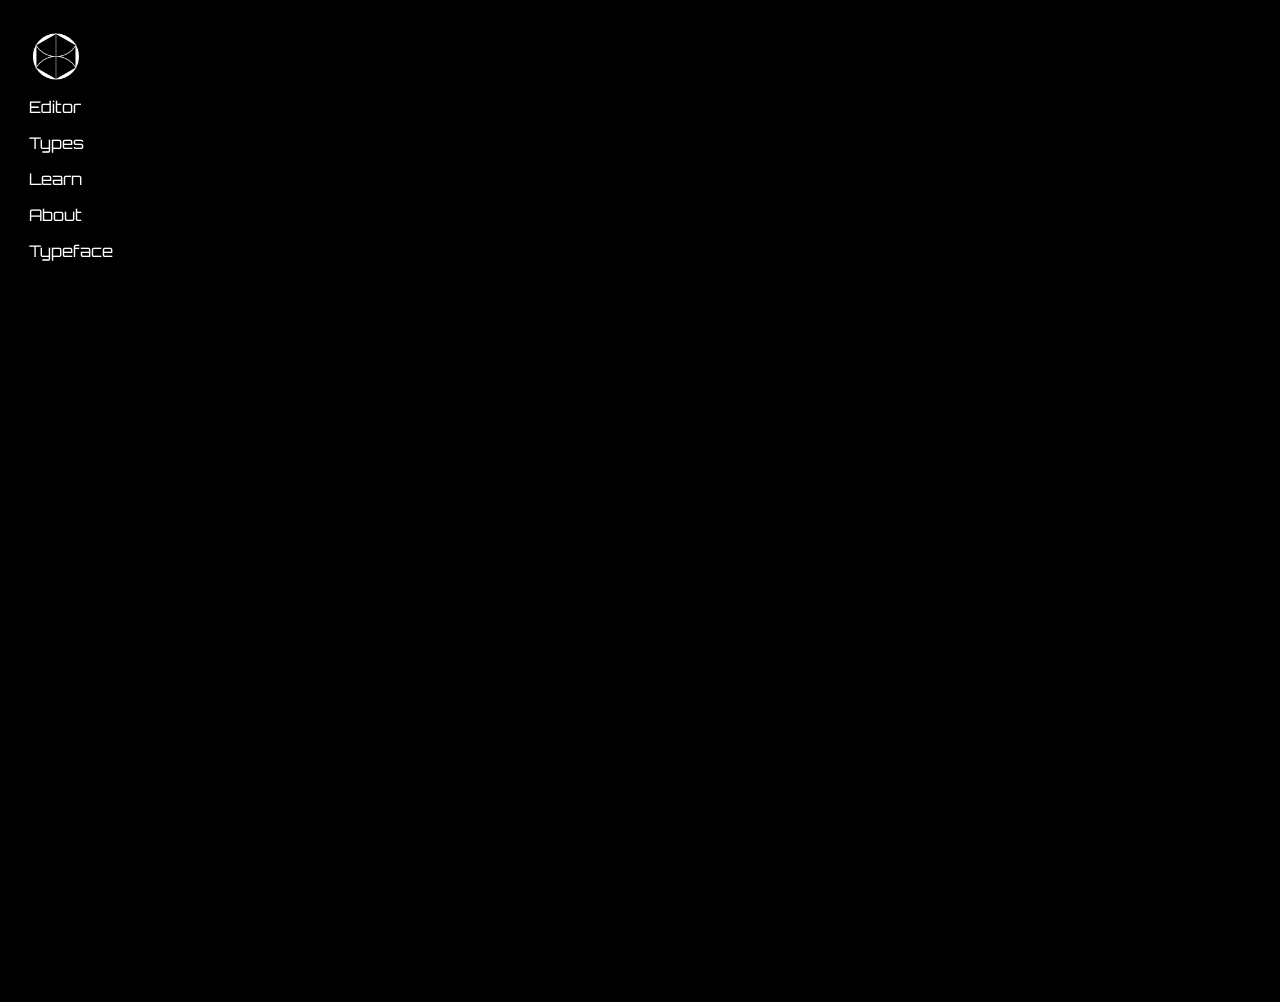
<file: PB-WEB-coding/editor.html>
<!DOCTYPE html>
<html>

<head>
    <title>MOTION FOR EMOTION</title>
    <link rel="stylesheet" href="style.css">
    <link rel="stylesheet" href="css/reset.css">
    <link rel="stylesheet" href="css/template.css">
    <style>
        html {
            font-family: Orbitron, sans-serif;
             

        }

        body {
            background-color: black;
        }

   #grad1 {
height:2300px;
background-color: blue; /* For browsers that do not support gradients */
background-image: linear-gradient(180deg, rgb(82,127,192)40%, rgb(196,232,239),white); /* Standard syntax (must be last) */
}     
.dropdown-content a {
  color: white;
  padding: 10px 10px;
  text-decoration: none;
  display: block;
}

.dropdown-content a:hover {color:gray;}

        #editor{
            position: absolute;
            top:0vw;
            left:0vw;
            width:80%;
            height:auto;
        }
        

    
        @keyframes shake {
            from,
            to {
                -webkit-transform: translate3d(0, 0, 0);
                transform: translate3d(0, 0, 0);
            }

            10%,
            30%,
            50%,
            70%,
            90% {
                -webkit-transform: translate3d(-10px, 0, 0);
                transform: translate3d(-10px, 0, 0);
            }

            20%,
            40%,
            60%,
            80% {
                -webkit-transform: translate3d(10px, 0, 0);
                transform: translate3d(10px, 0, 0);
            }
        }

        .shake {
            -webkit-animation-name: shake;
            animation-name: shake;
        }

    </style>
</head>

<body>
    <div class="container">

  
        <div id="editor">
              <div class="dropdown"><a href="home.html">
  <img class="dropbtn" src="images/PB-logo.png" width="15%"></a>
  <div class="dropdown-content">
    <a href="editor.html">Editor</a>
    <a href="types.html">Types</a>
    <a href="learn.html">Learn</a>
       <a href="about.html">About</a>
       <a href="typeface.html">Typeface</a>
  </div>
</div>
       <iframe style="width: 1700px; height: 1000px; overflow: hidden;"  scrolling="no" frameborder="0"  src="https://editor.p5js.org/chuang01/present/yJ161IBJi"></iframe></div>
        

    </div>
</body>

</html>
</file>
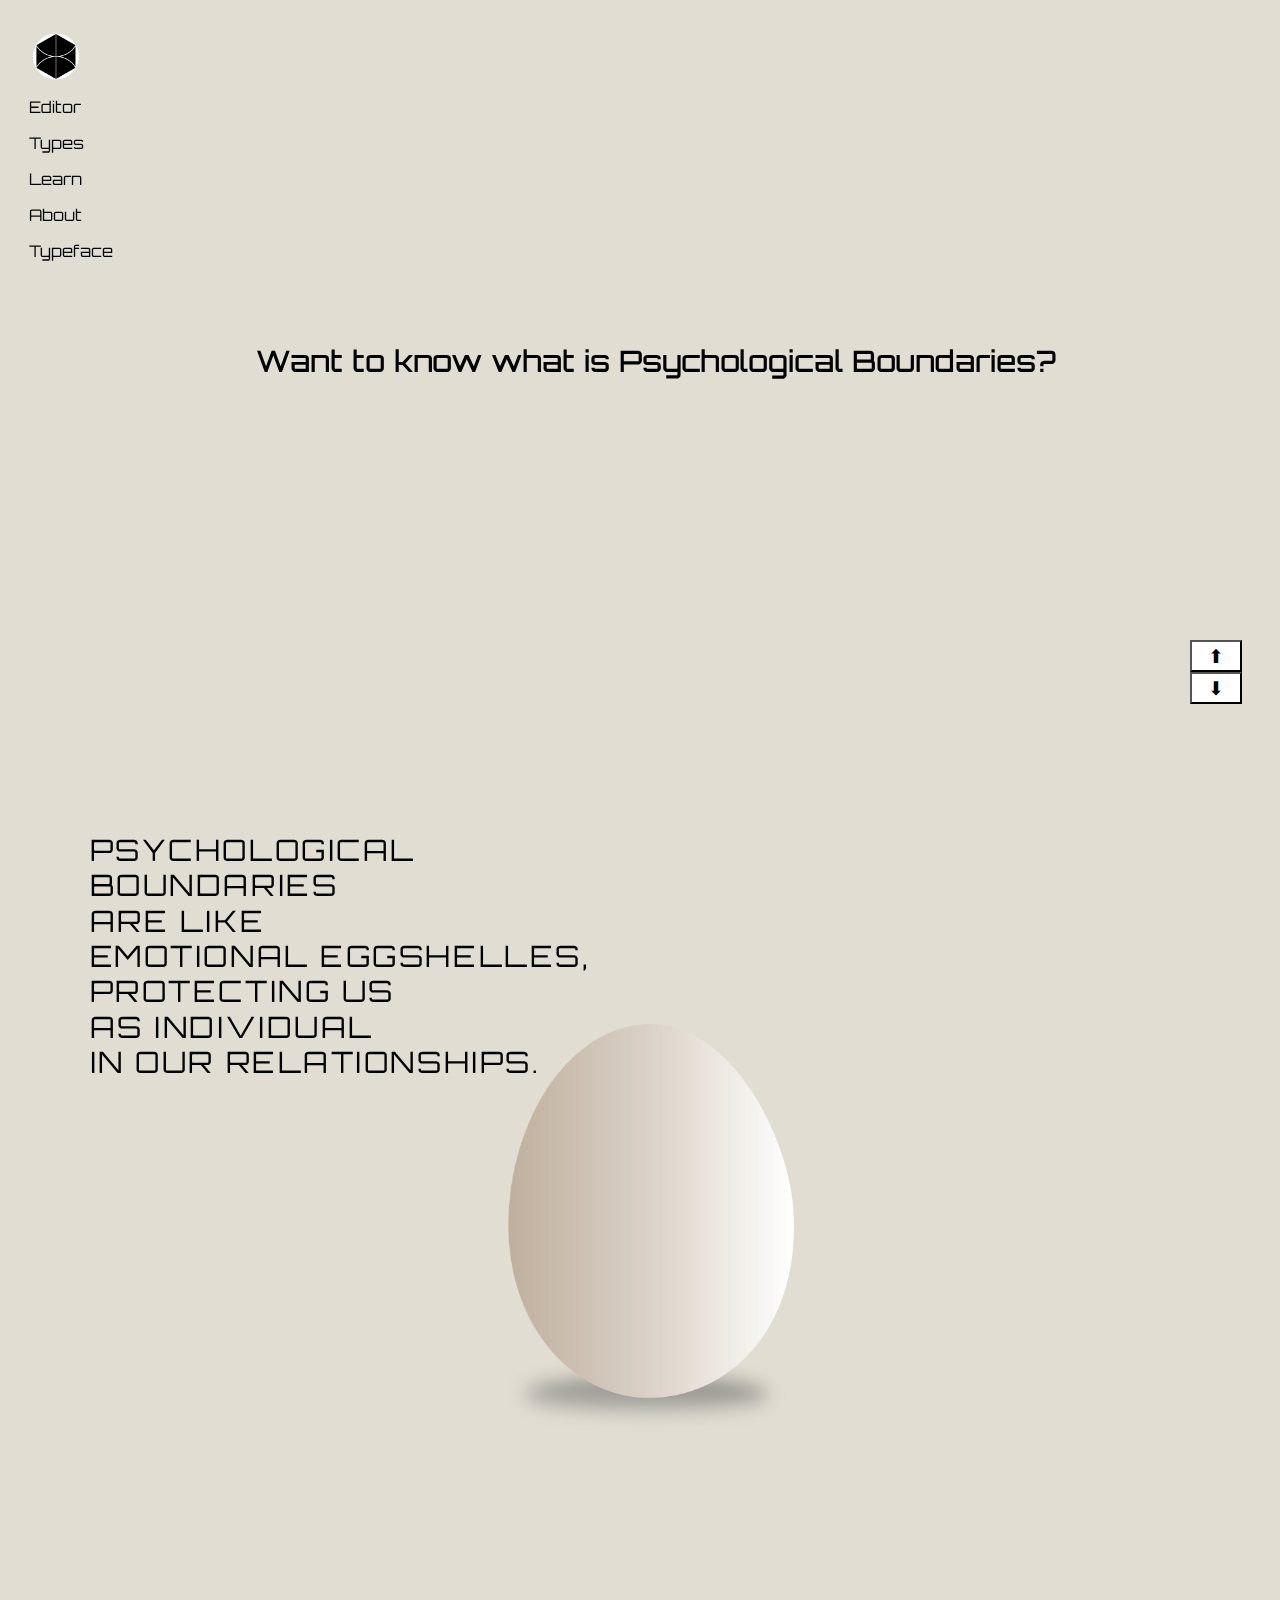
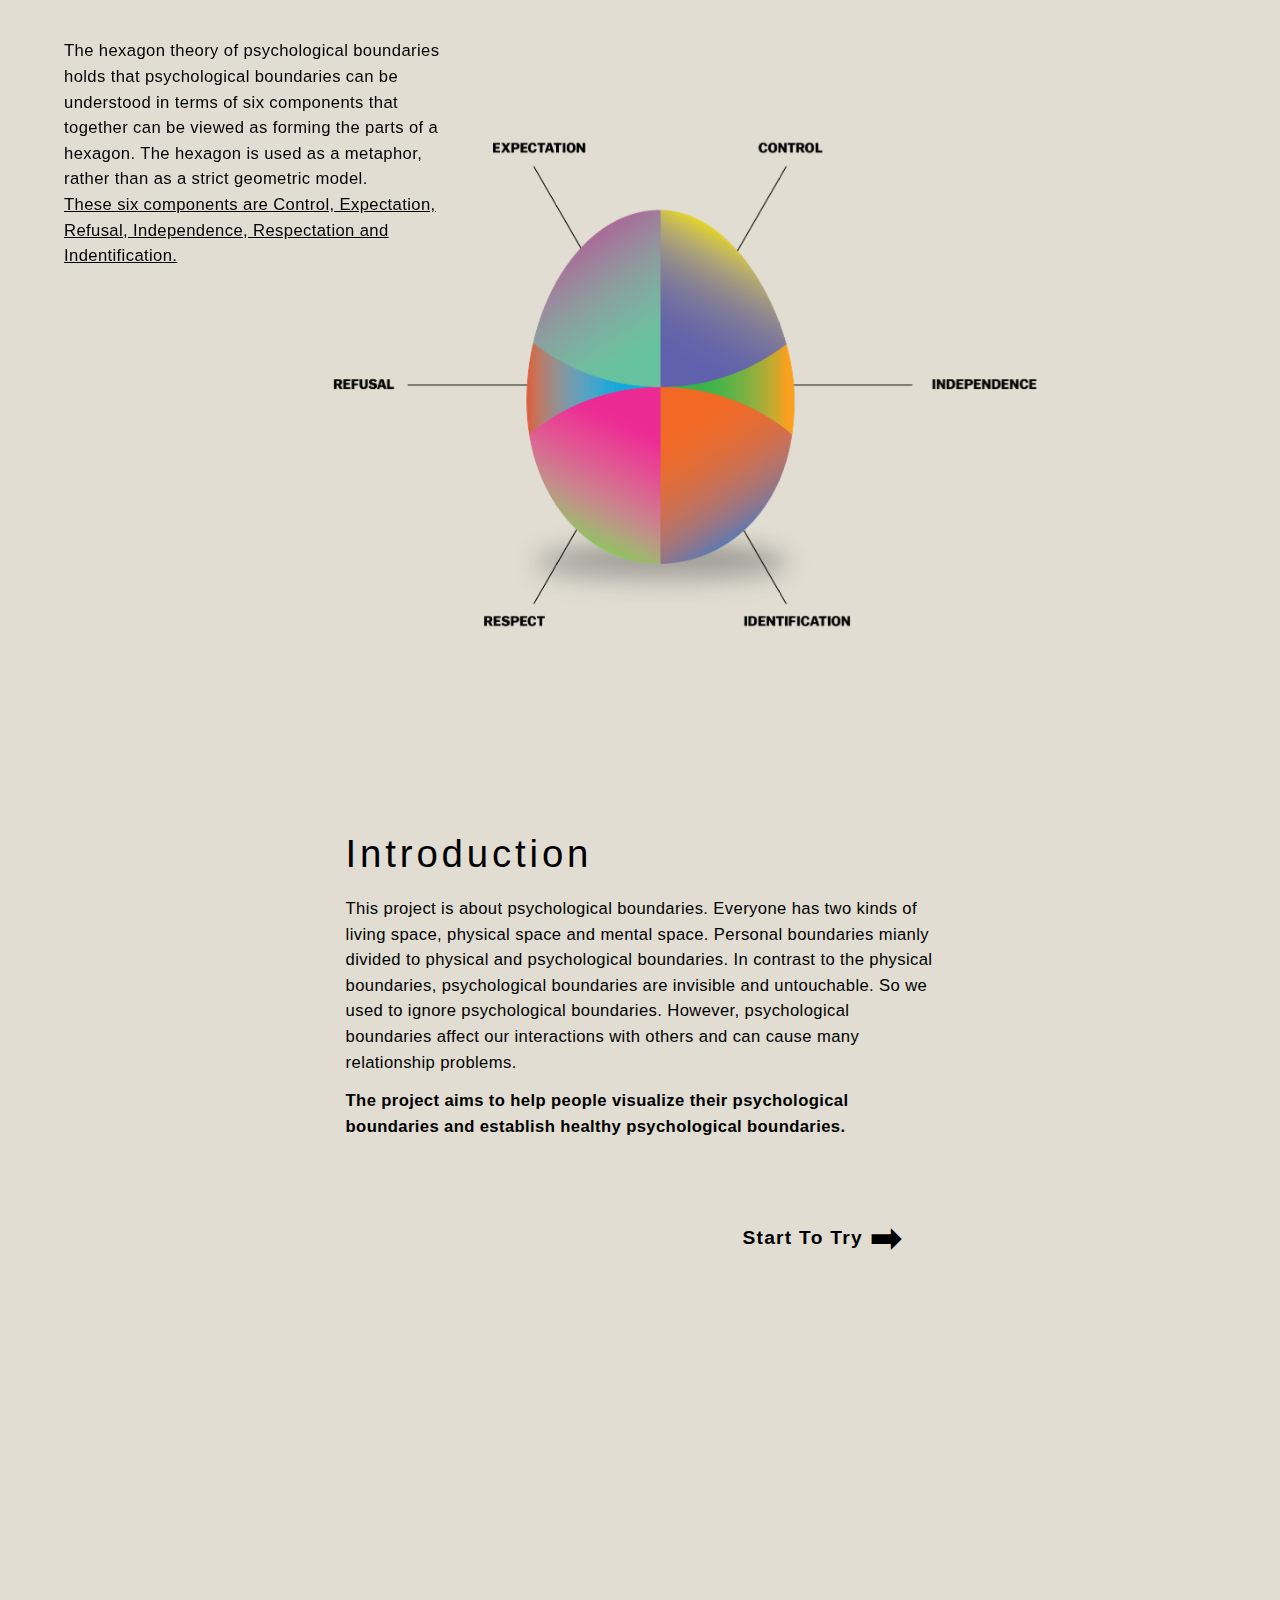
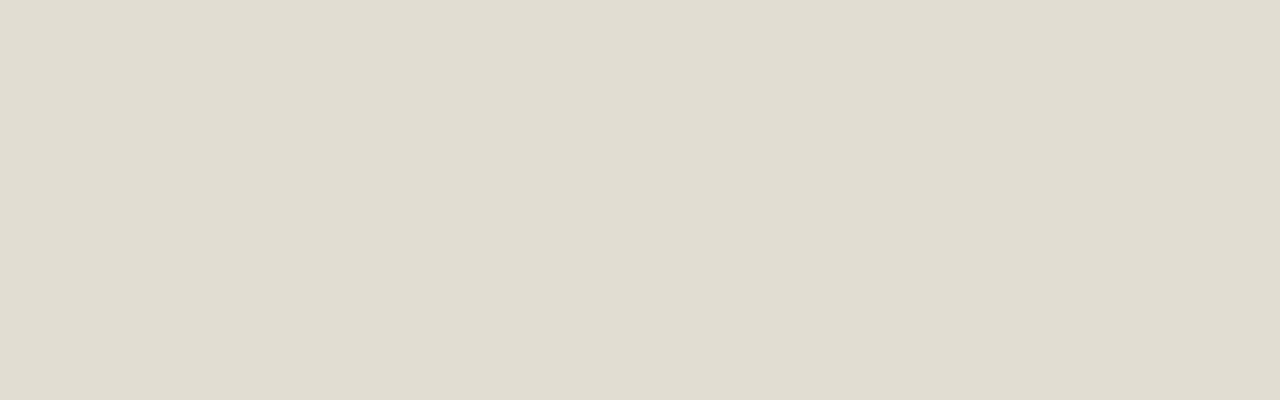
<file: PB-WEB-coding/home.html>
<!DOCTYPE html>
<html>

<head>
<title>PSYCHOLOGICAL BOUNDARIES</title>
<link rel="stylesheet" href="style.css">
<link rel="stylesheet" href="css/reset.css">
<link rel="stylesheet" href="css/template.css">

<style>
html {
    font-family: Orbitron, sans-serif;
    scroll-behavior: smooth;
}



body {
background-color:rgb(225,221,210); /* For browsers that do not support gradients */
/*background-image: linear-gradient(180deg, rgb(82,127,192)40%, rgb(196,232,239),white);  */
    background-repeat: no-repeat;
background-position: center;
background-size: 100% 100%;
background-attachment: fixed;
}

.section {
height: 100vh;
width: 100%;
display: flex;
align-items: center;
justify-content: center;
}

button {
background-color:white; /* Green */
border:none
color: black;
padding: 0.2vw 1vw;
text-align: center;
text-decoration: none;
font-size: 1.5vw;
cursor: pointer;
width: 4vw;
display: block;   
}

.btn-group{
    position: fixed;
    top:50vw;
    left:93vw;
}


.title {
    font-size: 2.3vw;
    color: black;
    letter-spacing: 0vw;
    font-weight: 500;
    position: absolute;
    top: 27vw;
    left: 20vw;
    animation: bounceInUp 2s;

}


.pureEgg{
     position: absolute;
    top: 80vw;
    left: 39vw;
    animation: bounceInUp 2s;
}

.eggTheory{
    font-size: 2.3vw;
    color: black;
    letter-spacing: 0.2vw;
    line-height: 1.2;
    font-weight: 100;
    position: absolute;
    top: 65vw;
    left:7vw;
    animation: fadeIn 3s;

}

.colorEgg{
     position: absolute;
    top: 136vw;
    left: 26vw;
    animation: bounceInUp 2s;
}

.explain{
     font-family: Balto, sans-serif;
font-weight: 100;
opacity: 1;
width: 31vw;
font-size: 1.3vw;
letter-spacing: 0.03vw;
line-height: 2vw;
color: black;
position: absolute;
top: 128vw;
left: 5vw;
text-align: left;
animation: fadeIn 3s; }

.important{
    width: 30vw;
    font-weight:500;
    color:black;
     text-decoration: underline;
    animation: fadeIn 3s;
}


.intro{
    position:absolute;
top:-20vw;
left:3vw;
    animation:fadeIn 2s;
}

@-webkit-keyframes fadeIn {
from {
opacity: 0;
}

to {
opacity: 1;
}
}

@keyframes fadeIn {
from {
opacity: 0;
}

to {
opacity: 1;
}
}

.fadeIn {
-webkit-animation-name: fadeIn;
animation-name: fadeIn;
}

@keyframes shake {
    from,
    to {
        -webkit-transform: translate3d(0, 0, 0);
        transform: translate3d(0, 0, 0);
    }

    10%,
    30%,
    50%,
    70%,
    90% {
        -webkit-transform: translate3d(-10px, 0, 0);
        transform: translate3d(-10px, 0, 0);
    }

    20%,
    40%,
    60%,
    80% {
        -webkit-transform: translate3d(10px, 0, 0);
        transform: translate3d(10px, 0, 0);
    }
}

.shake {
    -webkit-animation-name: shake;
    animation-name: shake;
}


@keyframes bounceInUp {
from,
60%,
75%,
90%,
to {
-webkit-animation-timing-function: cubic-bezier(0.215, 0.61, 0.355, 1);
animation-timing-function: cubic-bezier(0.215, 0.61, 0.355, 1);
}

from {
opacity: 0;
-webkit-transform: translate3d(0, 3000px, 0);
transform: translate3d(0, 3000px, 0);
}

60% {
opacity: 1;
-webkit-transform: translate3d(0, -20px, 0);
transform: translate3d(0, -20px, 0);
}

75% {
-webkit-transform: translate3d(0, 10px, 0);
transform: translate3d(0, 10px, 0);
}

90% {
-webkit-transform: translate3d(0, -5px, 0);
transform: translate3d(0, -5px, 0);
}

to {
-webkit-transform: translate3d(0, 0, 0);
transform: translate3d(0, 0, 0);
}
}

.bounceInUp {
-webkit-animation-name: bounceInUp;
animation-name: bounceInUp;
}

@-webkit-keyframes bounceOut {
20% {
-webkit-transform: scale3d(0.9, 0.9, 0.9);
transform: scale3d(0.9, 0.9, 0.9);
}

50%,
55% {
opacity: 1;
-webkit-transform: scale3d(1.1, 1.1, 1.1);
transform: scale3d(1.1, 1.1, 1.1);
}

to {
opacity: 0;
-webkit-transform: scale3d(0.3, 0.3, 0.3);
transform: scale3d(0.3, 0.3, 0.3);
}
}

@keyframes bounceOut {
20% {
-webkit-transform: scale3d(0.9, 0.9, 0.9);
transform: scale3d(0.9, 0.9, 0.9);
}

50%,
55% {
opacity: 1;
-webkit-transform: scale3d(1.1, 1.1, 1.1);
transform: scale3d(1.1, 1.1, 1.1);
}

to {
opacity: 0;
-webkit-transform: scale3d(0.3, 0.3, 0.3);
transform: scale3d(0.3, 0.3, 0.3);
}




</style>

</head>

<body>


<div class="container">

<div class="dropdown"><a href="home.html">
<img class="dropbtn" src="images/PB-logo.png" width="15%"></a>
<div class="dropdown-content">
<a href="editor.html">Editor</a>
<a href="types.html">Types</a>
<a href="learn.html">Learn</a>
   <a href="about.html">About</a>
     <a href="typeface.html">Typeface</a>
</div>
</div>


<div id="one" class="section stripe">

<div class="title">Want to know what is Psychological Boundaries?</div>
    <div class="btn-group"> <button class="up" onclick="scrollWin(0,-1000)">  ⬆︎  </button>
        <button class="down" onclick="scrollWin(0,1000)">  ⬇︎  </button></div>


</div>

 <div id="two" class="section stripe">
<img class="pureEgg" src="images/PureEgg.png" width="23%">
<div class="eggTheory">PSYCHOLOGICAL<br> BOUNDARIES<br>
ARE LIKE<br>
EMOTIONAL EGGSHELLES, <br>PROTECTING US<br>
AS INDIVIDUAL<br>
IN OUR RELATIONSHIPS.</div>
     


</div>
     <div id="three" class="section stripe">
        <img class="colorEgg" src="images/6%20parts%20egg.png" width="55%">
<div class="explain">The hexagon theory of psychological boundaries holds that psychological boundaries can be understood in terms of six components that together can be viewed as forming the parts of a hexagon. The hexagon is used as a metaphor, rather than as a strict geometric model. <div class="important">These six components are Control, Expectation, Refusal, Independence, Respectation and Indentification.</div>
    </div>

</div>



<div id="four" class="section stripe">
             <div class="intro">
<div class="intro-title">Introduction</div>
<p>This project is about psychological boundaries. Everyone has two kinds of living space, physical space and mental space. Personal boundaries mianly divided to physical and psychological boundaries. In contrast to the physical boundaries, psychological boundaries are invisible and untouchable. So we used to ignore psychological boundaries. However, psychological boundaries affect our interactions with others and can cause many relationship problems.</p>
<p2>
<strong>The project aims to help people visualize their psychological boundaries and establish healthy psychological boundaries.</strong></p2>
               <a href="editor.html">
  <div class="start-to-try">Start To Try</div>
                   <div class="arrow">➡︎</div></a>
 </div>   


</div>



<script>
function scrollWin(x, y) {
window.scrollBy(x, y);
}
</script>



</body>

</html>
</file>
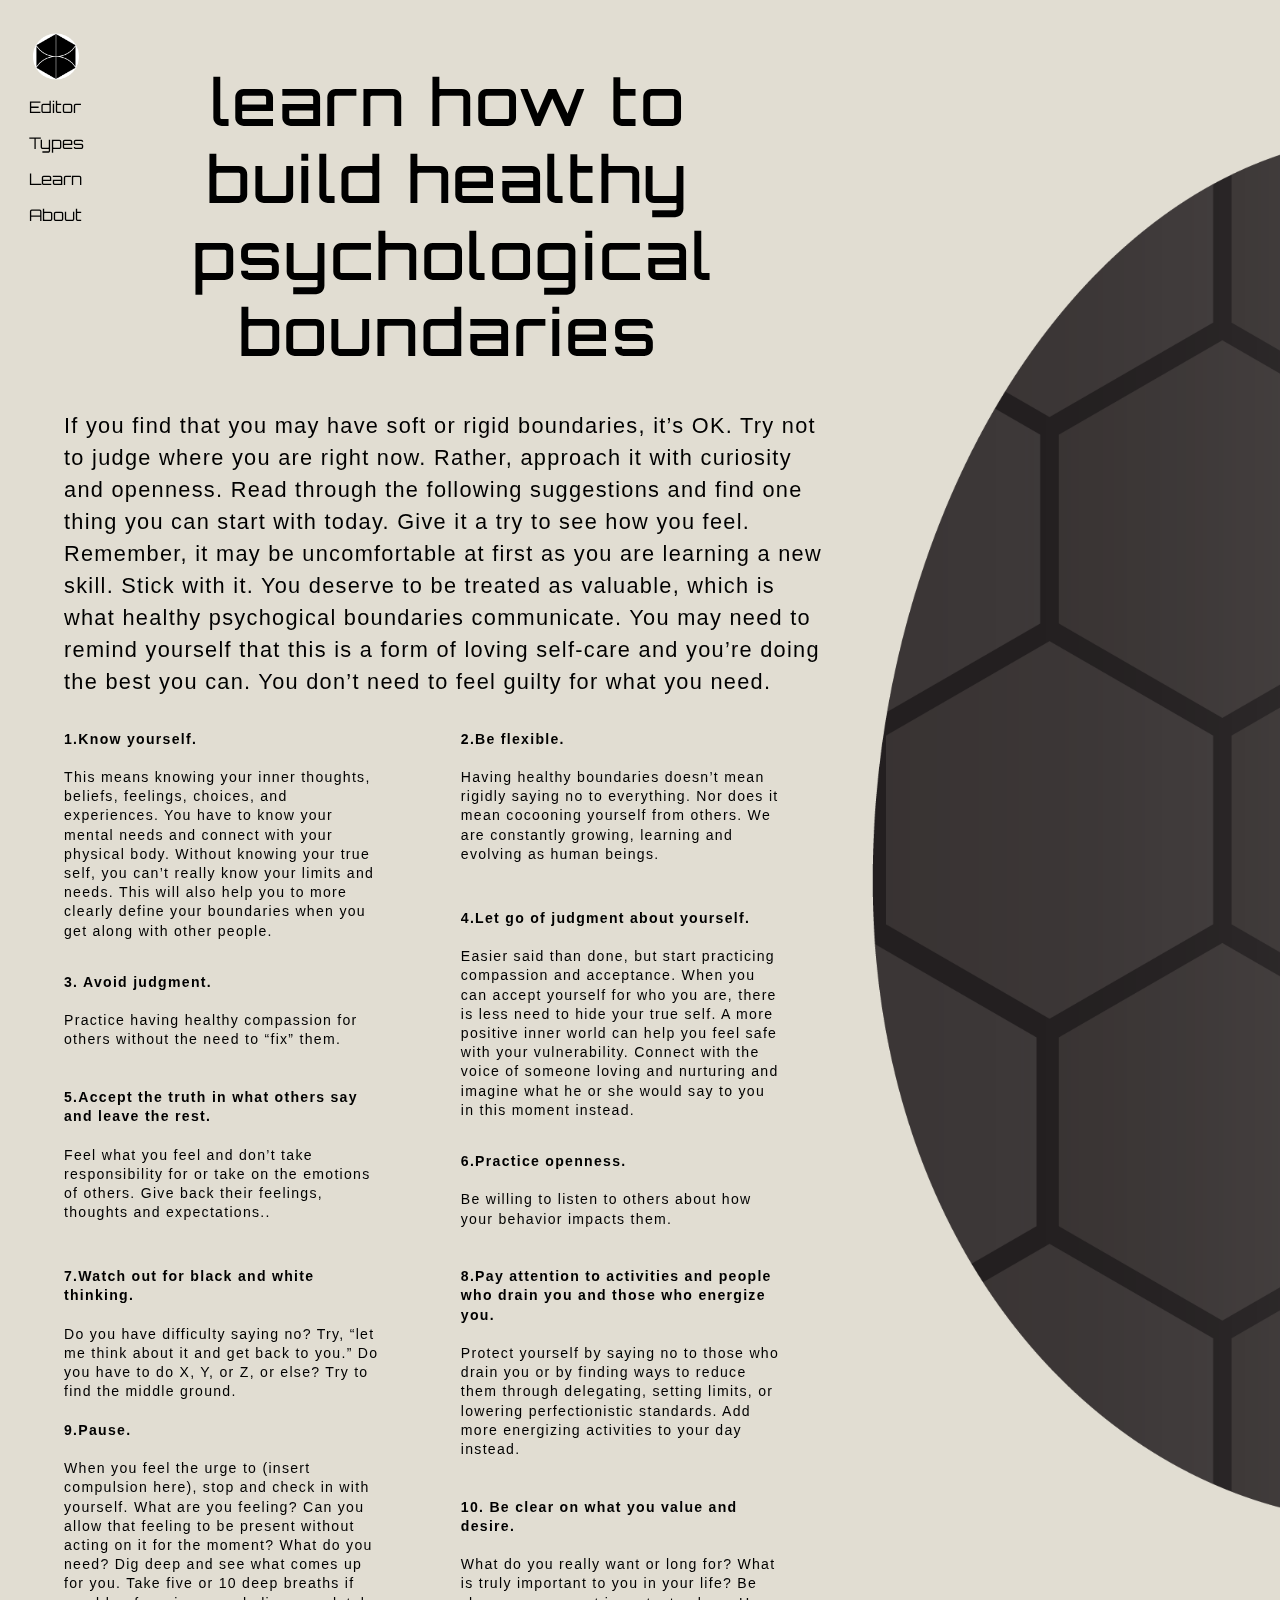
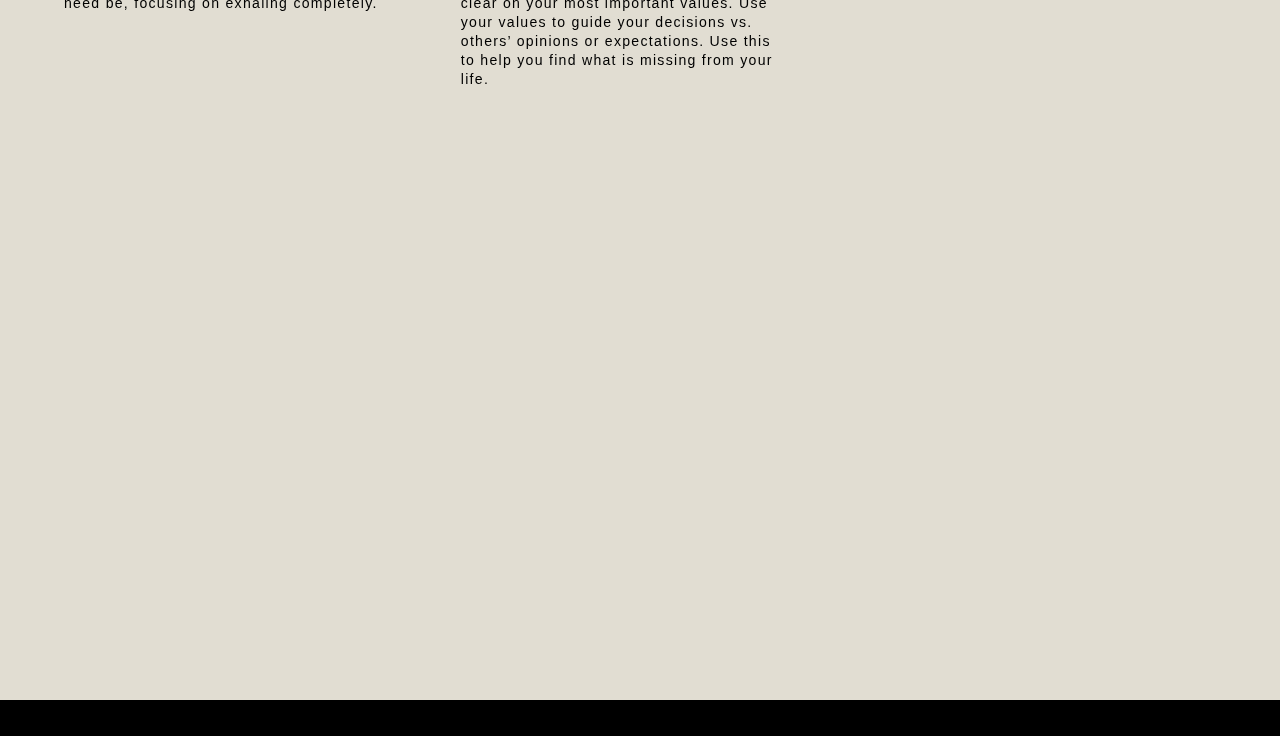
<file: PB-WEB-coding/learn-sketch1.html>
<!DOCTYPE html>
<html>

<head>
    <title>Info</title>
    <link rel="stylesheet" href="style.css">
    <link rel="stylesheet" href="css/reset.css">
    <link rel="stylesheet" href="css/template.css">
    <style>
        html {
            font-family: Orbitron, sans-serif;

        }

        body {
/*            background-color: black;*/
        }
        
 
#grad1 {
height:2300px;
background-color:rgb(225,221,210); /* For browsers that do not support gradients */
/*background-image: linear-gradient(180deg, rgb(82,127,192)40%, rgb(196,232,239),white);  Standard syntax (must be last) */
}

        .forimg-egg{
            position: absolute;
            top:-80vw;
            left:10vw;
        }  
        
        .how-to-build{
            width:40vw;
        font-size: 5vw;
        color: black;
            text-align: center;
        letter-spacing: 0.2vw;
        line-height: 6vw;
        font-weight: 500;
        position: absolute;
        top: 5vw;
        left: 15vw;
        }
        
        .begin-paragraph{
            font-family: Balto,sans-serif;
                 width:60vw;
        font-size:1.7vw;
        color: black;
        text-align:left;
        letter-spacing: 0.1vw;
        line-height: 2.5vw;
        font-weight: lighter;
        position: absolute;
        top: 32vw;
        left: 5vw;
            
        }
        
        
        .ten-step{
            
                  font-family: Balto,sans-serif;
                 width:25vw;
        font-size:1.1vw;
        color: black;
        text-align:left;
        letter-spacing: 0.1vw;
        line-height: 1.5vw;
        font-weight: 300;
        position: absolute;
       
        }
        
        .number-step{
           font-weight: 600; 
        }
        
        .step-one{
             width:25vw;
            position: absolute;
        top: 57vw;
        left: 5vw; 
            
        }
        
        .step-two{
             width:25vw;
            position: absolute;
        top: 57vw;
        left: 36vw; 
            
        }
        
        .step-three{
             width:25vw;
            position: absolute;
        top: 76vw;
        left: 5vw; 
            
        }
        
        .step-four{
             width:25vw;
            position: absolute;
        top: 71vw;
        left: 36vw; 
            
        }
        
        .step-five{
             width:25vw;
            position: absolute;
        top: 85vw;
        left: 5vw;   
        }
        
        .step-six{
             width:25vw;
            position: absolute;
        top: 90vw;
        left: 36vw;   
        }
        
        .step-seven{
             width:25vw;
            position: absolute;
        top: 99vw;
        left: 5vw;   
        }
        
        .step-eight{
             width:25vw;
            position: absolute;
        top: 99vw;
        left: 36vw;   
        }
        
        .step-nine{
             width:25vw;
            position: absolute;
        top: 111vw;
        left: 5vw;   
        }
        
        .step-ten{
             width:25vw;
            position: absolute;
        top: 117vw;
        left: 36vw;   
        }
    </style>
</head>

<body>
    <div class="container">
       
<div id="grad1">
        <div class="dropdown"><a href="home.html">
  <img class="dropbtn" src="images/PB-logo.png" width="15%"></a>
  <div class="dropdown-content">
    <a href="editor.html">Editor</a>
    <a href="types.html">Types</a>
    <a href="learn.html">Learn</a>
       <a href="about.html">About</a>
  </div>
</div>
      <img class="forimg-egg" src="images/form-egg.png" width="200%">  
    
    <div class="how-to-build">learn how to build healthy psychological boundaries</div>
    <div class="begin-paragraph">If you find that you may have soft or rigid boundaries, it’s OK. Try not to judge where you are right now. Rather, approach it with curiosity and openness. Read through the following suggestions and find one thing you can start with today. Give it a try to see how you feel. Remember, it may be uncomfortable at first as you are learning a new skill. Stick with it. You deserve to be treated as valuable, which is what healthy psychogical boundaries communicate. You may need to remind yourself that this is a form of loving self-care and you’re doing the best you can. You don’t need to feel guilty for what you need.</div>
    
    <div class="ten-step">
        <div class="step-one"><div class="number-step">1.Know yourself.<br><br></div>
This means knowing your inner thoughts, beliefs, feelings, choices, and experiences. You have to know your mental needs and connect with your physical body. Without knowing your true self, you can’t really know your limits and needs. This will also help you to more clearly define your boundaries when you get along with other people.
</div>
        <div class="step-two"><div class="number-step">2.Be flexible. 
<br><br></div>
Having healthy boundaries doesn’t mean rigidly saying no to everything. Nor does it mean cocooning yourself from others. We are constantly growing, learning and evolving as human beings.
</div>
    
       <div class="step-three"><div class="number-step">3. Avoid judgment. 
<br><br></div>
Practice having healthy compassion for others without the need to “fix” them.
</div>
        
           <div class="step-four"><div class="number-step">4.Let go of judgment about yourself.
<br><br></div>
 Easier said than done, but start practicing compassion and acceptance. When you can accept yourself for who you are, there is less need to hide your true self. A more positive inner world can help you feel safe with your vulnerability. Connect with the voice of someone loving and nurturing and imagine what he or she would say to you in this moment instead.
</div>
        
           <div class="step-five"><div class="number-step">5.Accept the truth in what others say and leave the rest.
<br><br></div>
Feel what you feel and don’t take responsibility for or take on the emotions of others. Give back their feelings, thoughts and expectations..
</div>
        
           <div class="step-six"><div class="number-step">6.Practice openness.
<br><br></div>
Be willing to listen to others about how your behavior impacts them.
</div>
        
           <div class="step-seven"><div class="number-step">7.Watch out for black and white thinking. 
<br><br></div>
Do you have difficulty saying no? Try, “let me think about it and get back to you.” Do you have to do X, Y, or Z, or else? Try to find the middle ground.
</div>
        
        
           <div class="step-eight"><div class="number-step">8.Pay attention to activities and people who drain you and those who energize you.
<br><br></div>
Protect yourself by saying no to those who drain you or by finding ways to reduce them through delegating, setting limits, or lowering perfectionistic standards. Add more energizing activities to your day instead.
</div>
        
           <div class="step-nine"><div class="number-step">9.Pause. 
<br><br></div>
When you feel the urge to (insert compulsion here), stop and check in with yourself. What are you feeling? Can you allow that feeling to be present without acting on it for the moment? What do you need? Dig deep and see what comes up for you. Take five or 10 deep breaths if need be, focusing on exhaling completely.
</div>
        
           <div class="step-ten"><div class="number-step">10. Be clear on what you value and desire.
<br><br></div>
What do you really want or long for? What is truly important to you in your life? Be clear on your most important values. Use your values to guide your decisions vs. others’ opinions or expectations. Use this to help you find what is missing from your life.
</div>
    
     
    
    
    
    
    
    
    
    
    
    </div>
        
        
        
        
        
        
        
        
        </div>

    </div>
    





</body>

</html>
</file>
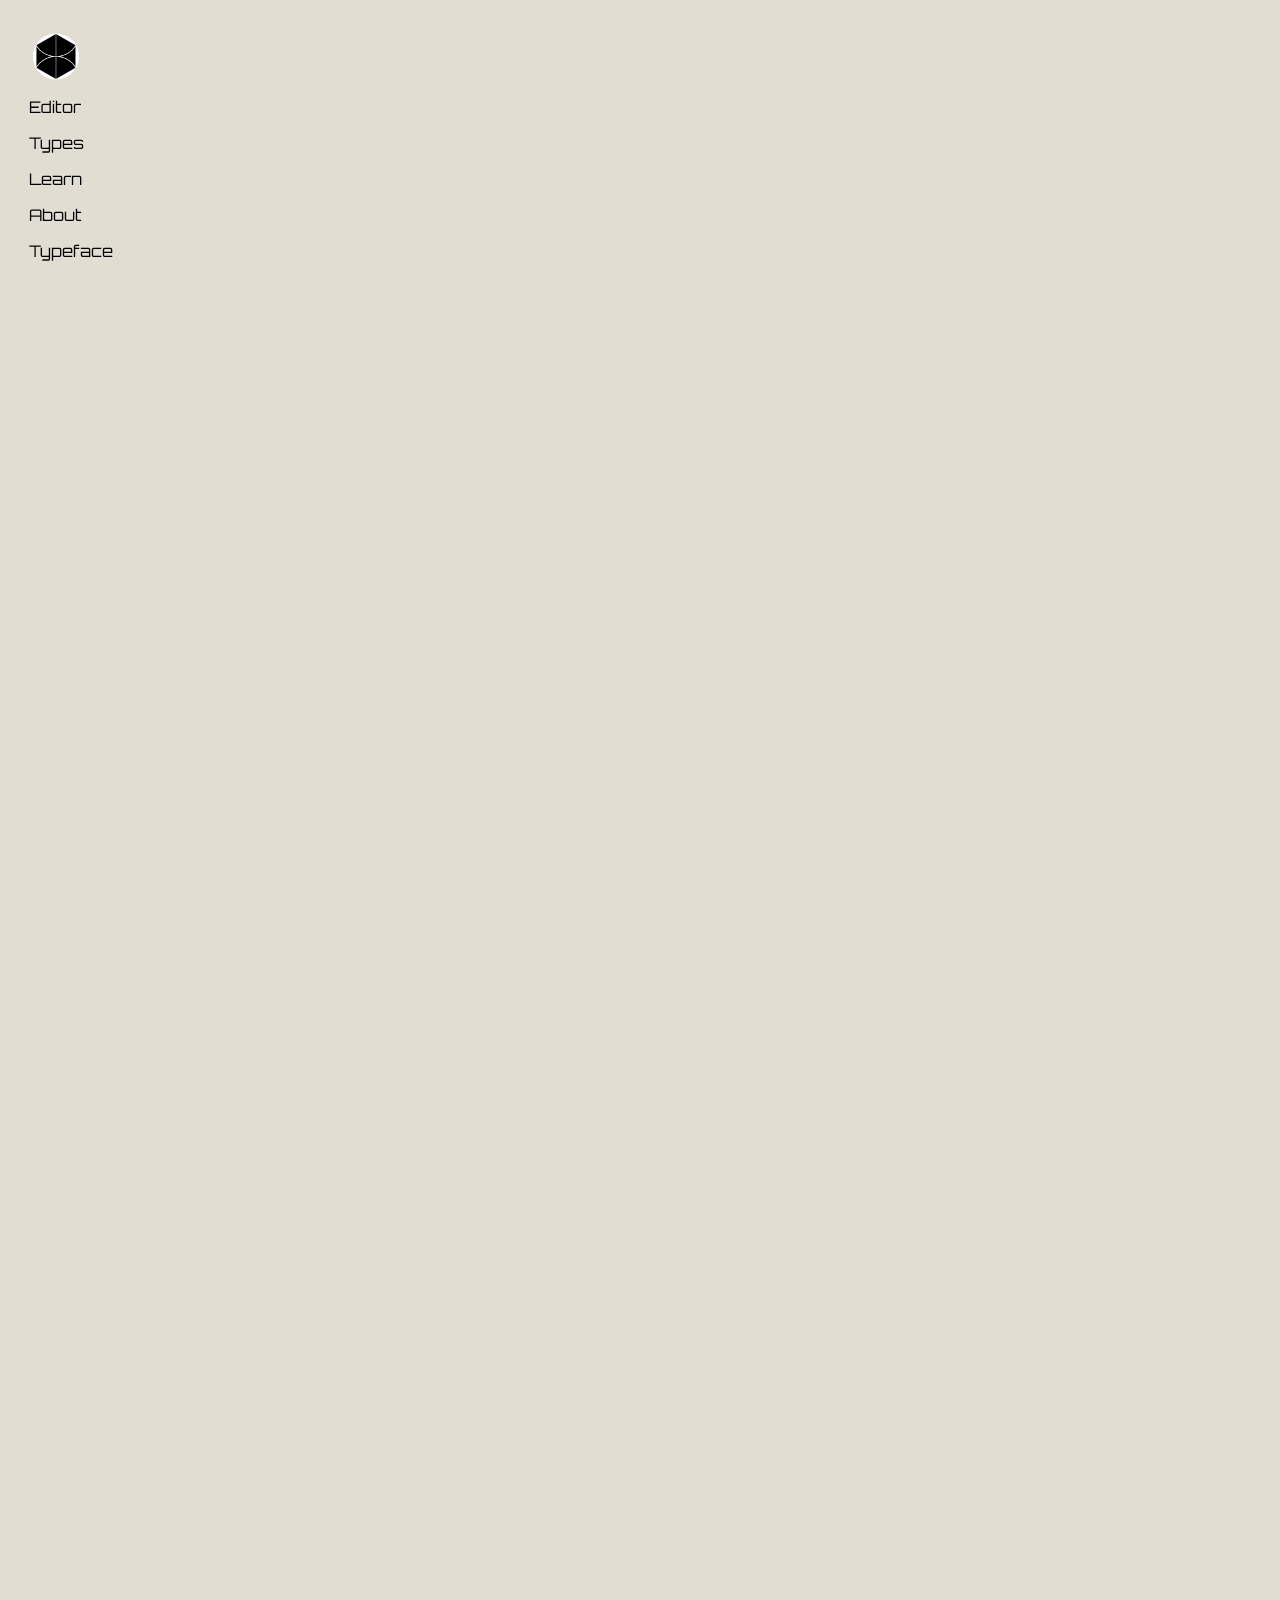
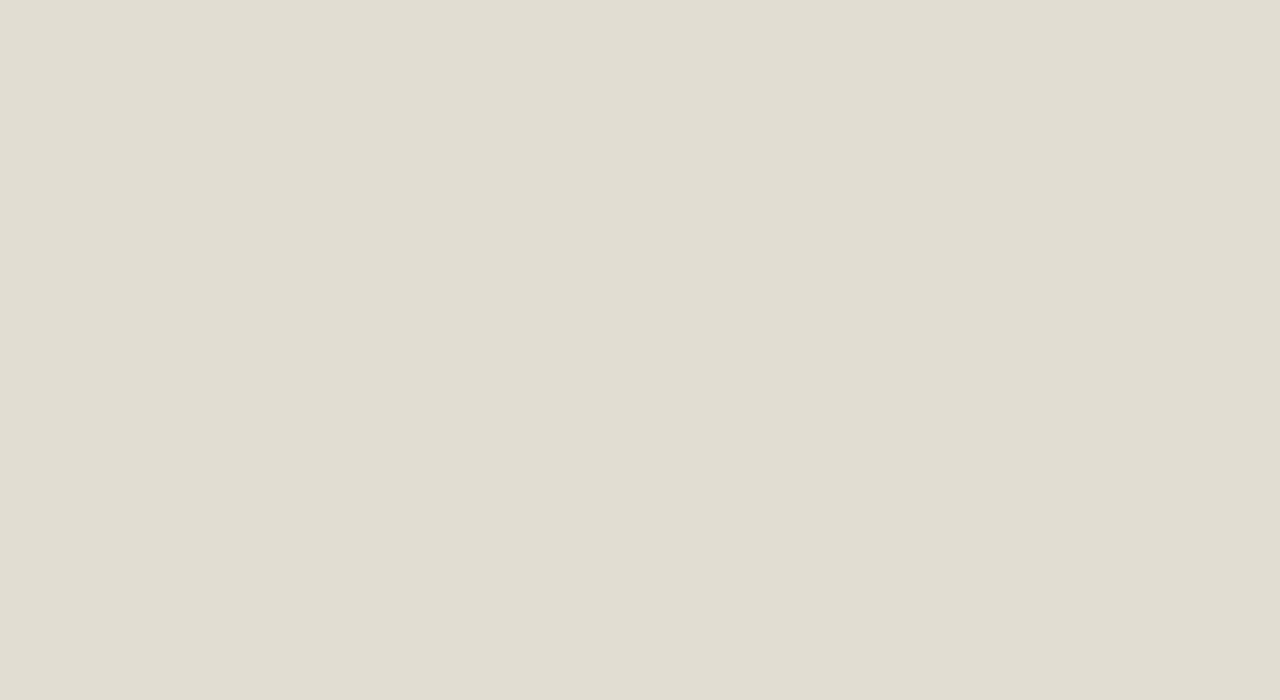
<file: PB-WEB-coding/learn.html>
<!DOCTYPE html>
<html>

<head>
    <title>Info</title>
    <link rel="stylesheet" href="style.css">
    <link rel="stylesheet" href="css/reset.css">
    <link rel="stylesheet" href="css/template.css">
    <style>
        html {
            font-family: Orbitron, sans-serif;

        }

        body {
/*            background-color: black;*/
        }
        
 
#grad1 {
height:2300px;
background-color:rgb(225,221,210); /* For browsers that do not support gradients */
/*background-image: linear-gradient(180deg, rgb(82,127,192)40%, rgb(196,232,239),white);  Standard syntax (must be last) */
}

        .learn{
            
            position:absolute;
            top:0vw;
            height:0vw;
            width:200%;
        }  
        }
    </style>
</head>

<body>
    <div class="container">
       
<div id="grad1">
    <div class="learn">        <div class="dropdown"><a href="home.html">
  <img class="dropbtn" src="images/PB-logo.png" width="15%"></a>
  <div class="dropdown-content">
    <a href="editor.html">Editor</a>
    <a href="types.html">Types</a>
    <a href="learn.html">Learn</a>
       <a href="about.html">About</a>
       <a href="typeface.html">Typeface</a>
  </div>
</div><iframe style="width: 1700px; height:1000px;overflow: hidden;" scrolling="no" frameborder="0"  src="https://editor.p5js.org/chuang01/present/38BmJ1CB0"></iframe>
</div>
   
        </div>

    </div>
    





</body>

</html>
</file>
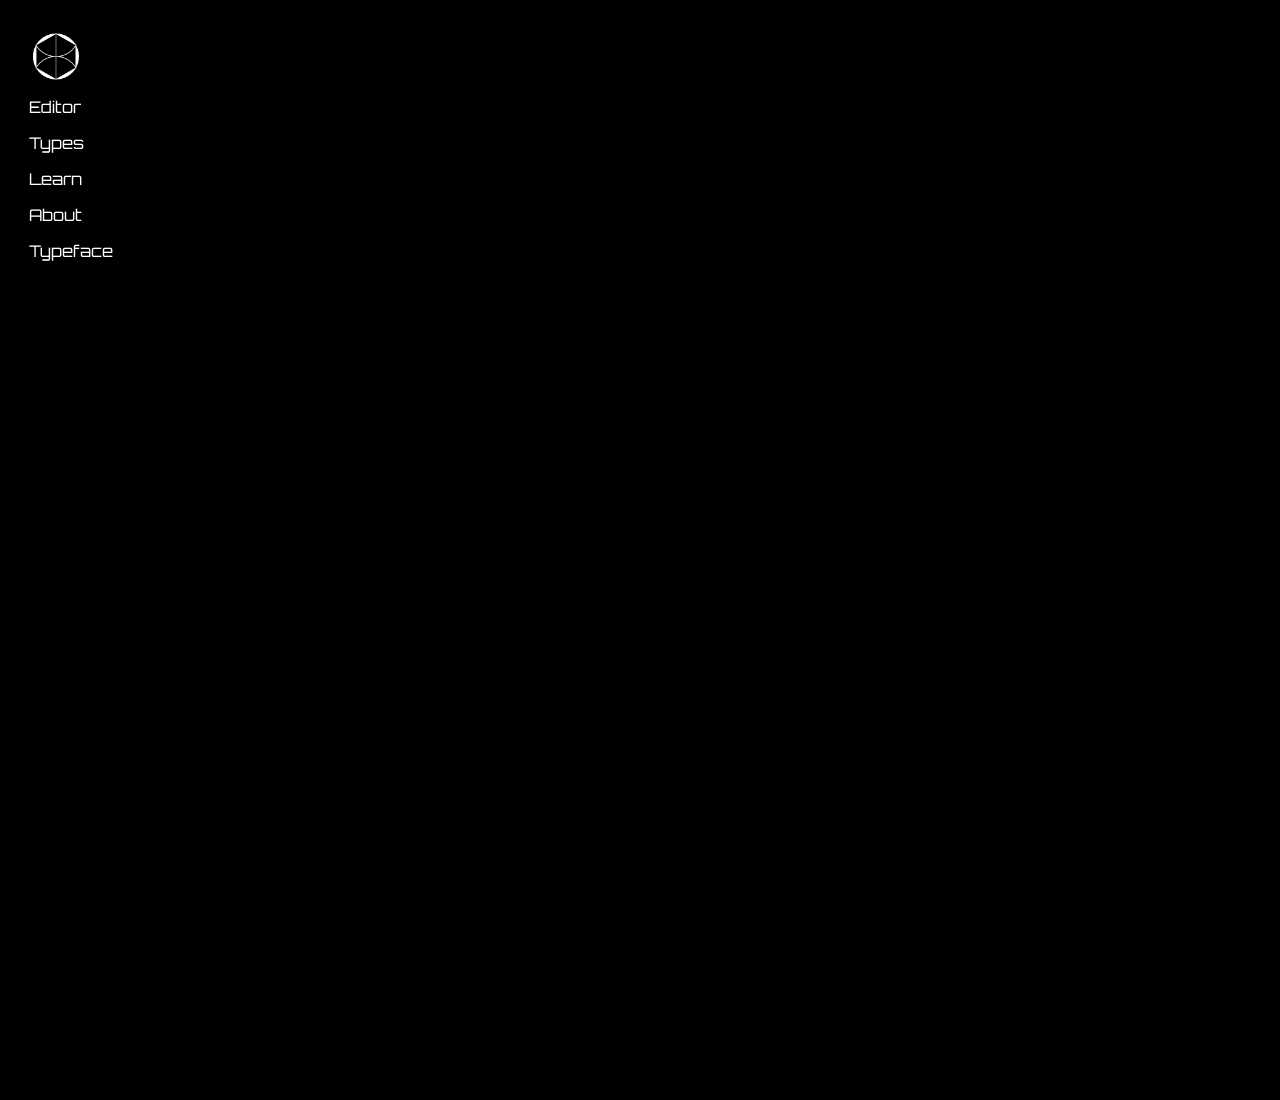
<file: PB-WEB-coding/typeface.html>
<!DOCTYPE html>
<html>
<title>
<meta charset="utf-8">
<title>ABOUT</title>
<link rel="stylesheet" href="style.css">
<link rel="stylesheet" href="css/reset.css">
<link rel="stylesheet" href="css/template.css">
</title>

<head>
<style>
html {
font-family: Orbitron, sans-serif;
}

body {
/*            background-color: black;*/
}

.background {
position: absolute;
top: -3.66vw;
}

#grad1 {
height:1100px;
background-color: black; /* For browsers that do not support gradients */
/*background-image: linear-gradient(180deg, rgb(82,127,192)40%, rgb(196,232,239),white);  Standard syntax (must be last) */
}
.dropdown-content a {
  color: white;
  padding: 10px 10px;
  text-decoration: none;
  display: block;
}

.dropdown-content a:hover {color:gray;}
    
    .question{
        width:26vw;
        font-size: 2.7vw;
        color: white;
        letter-spacing: 0.2vw;
        line-height: 3.5vw;
        font-weight: 500;
        position: absolute;
        top: 3vw;
        left: 10vw;

    }
    
  

</style>
</head>


<body>
<div class="grid-container">
<div id="grad1">
    <div class="typeface">
      <div class="dropdown"><a href="home.html">
  <img class="dropbtn" src="images/PB-logo.png" width="15%"></a>
  <div class="dropdown-content">
    <a href="editor.html">Editor</a>
    <a href="types.html">Types</a>
    <a href="learn.html">Learn</a>
       <a href="about.html">About</a>
       <a href="typeface.html">Typeface</a>
  </div>
</div>
     <iframe style="width: 1700px; height:1000px;overflow: hidden;" scrolling="no" frameborder="0"  src="https://editor.p5js.org/chuang01/embed/Acsk0eP-8"></iframe></div>
   

  
        
    
    </div>
    


</div>

</body>

</html>
</file>
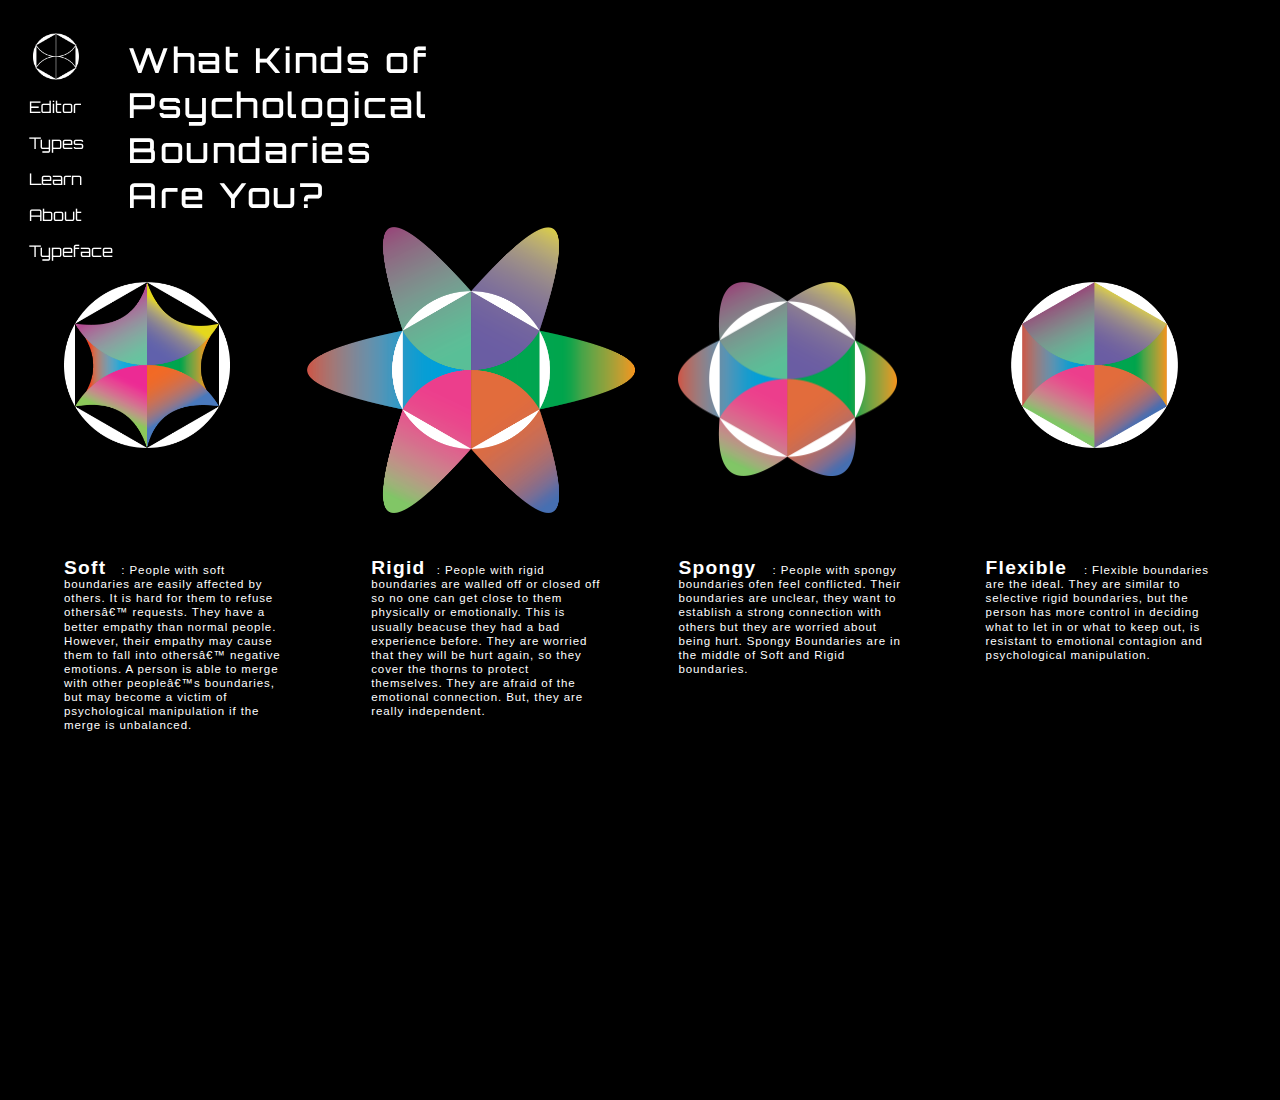
<file: PB-WEB-coding/types.html>
<!DOCTYPE html>
<html>
<title>
<meta charset="utf-8">
<title>ABOUT</title>
<link rel="stylesheet" href="style.css">
<link rel="stylesheet" href="css/reset.css">
<link rel="stylesheet" href="css/template.css">
</title>

<head>
<style>
html {
font-family: Orbitron, sans-serif;
}

body {
/*            background-color: black;*/
}

.background {
position: absolute;
top: -3.66vw;
}

#grad1 {
height:1100px;
background-color: black; /* For browsers that do not support gradients */
/*background-image: linear-gradient(180deg, rgb(82,127,192)40%, rgb(196,232,239),white);  Standard syntax (must be last) */
}
.dropdown-content a {
  color: white;
  padding: 10px 10px;
  text-decoration: none;
  display: block;
}

.dropdown-content a:hover {color:gray;}
    
    .question{
        width:26vw;
        font-size: 2.7vw;
        color: white;
        letter-spacing: 0.2vw;
        line-height: 3.5vw;
        font-weight: 500;
        position: absolute;
        top: 3vw;
        left: 10vw;

    }
    
    .types{
        position: absolute;
        top: 2vw;
        left:0; 
        font-family: Balto,sans-serif;
        font-size: 0.9vw;
        color: white;
        letter-spacing:0.07vw;
        line-height: 1.1vw;
        font-weight: 300;
        position: absolute;
            
    }
    
    .flexible{
        width:18vw;
        position: absolute;
        top: 42vw;
        left: 77vw; 
    }
    
    .soft{
        width:18vw;
        position: absolute;
        top: 42vw;
        left: 5vw; 
    }
    
    .rigid{
        width:18vw;
        position: absolute;
        top: 42vw;
        left: 29vw; 
    }
    .spongy{
        width:18vw;
        position: absolute;
        top: 42vw;
        left: 53vw; 
    }
    
   
    .g-soft{
        position: absolute;
        top:22vw;
        left:5vw;
    }
    .g-rigid{
        position: absolute;
        top:17.7vw;
        left:24vw;
    }
    .g-spongy{
        position: absolute;
        top:22vw;
        left:53vw;
    }
    
     .g-flexible{
        position: absolute;
        top:22vw;
        left:79vw;
    }
    
    .addblod{
         position: absolute;
        top:41.8vw;
        left:29vw;  
        font-weight: 700;
        letter-spacing: 0.1vw;
        font-size: 1.5vw;
    }
    
    #ad-rigid{
        position: absolute;
        left:0vw;  
    }
    
    #ad-soft{
         position: absolute;
        left:-24vw;  
    }
    
     #ad-spongy{
         position: absolute;
        left:24vw;  
    }
    
    #ad-flexible{
         position: absolute;
        left:48vw;  
    }

</style>
</head>


<body>
<div class="grid-container">
<div id="grad1">
      <div class="dropdown"><a href="home.html">
  <img class="dropbtn" src="images/PB-logo.png" width="15%"></a>
  <div class="dropdown-content">
    <a href="editor.html">Editor</a>
    <a href="types.html">Types</a>
    <a href="learn.html">Learn</a>
       <a href="about.html">About</a>
       <a href="typeface.html">Typeface</a>
  </div>
</div>
<div class="question">What Kinds of Psychological Boundaries Are You?</div>
    <div class="types">
         <div class ="addblod"><div id="ad-flexible">Flexible</div></div>
    <div class="flexible">&nbsp;&nbsp;&nbsp;&nbsp;&nbsp;&nbsp;&nbsp;&nbsp;&nbsp;&nbsp;&nbsp;&nbsp;&nbsp;&nbsp;&nbsp;&nbsp;&nbsp;&nbsp;&nbsp;&nbsp;&nbsp;&nbsp;&nbsp;&nbsp;: Flexible boundaries are the ideal. They are similar to selective rigid boundaries, but the person has more control in deciding what to let in or what to keep out, is resistant to emotional contagion and psychological manipulation.</div>
         
        <div class ="addblod"><div id="ad-soft">Soft</div></div>
        <div class="soft">&nbsp;&nbsp;&nbsp;&nbsp;&nbsp;&nbsp;&nbsp;&nbsp;&nbsp;&nbsp;&nbsp;&nbsp;&nbsp;&nbsp;: People with soft boundaries are easily affected by others. It is hard for them to refuse others’ requests. They have a better empathy than normal people. However, their empathy may cause them to fall into others’ negative emotions. A person is able to merge with other people’s boundaries, but may become a victim of psychological manipulation if the merge is unbalanced.</div>
        
        <div class ="addblod"><div id="ad-rigid">Rigid</div></div>
        <div class="rigid">&nbsp;&nbsp;&nbsp;&nbsp;&nbsp;&nbsp;&nbsp;&nbsp;&nbsp;&nbsp;&nbsp;&nbsp;&nbsp;&nbsp;&nbsp;&nbsp;: People with rigid boundaries are walled off or closed off so no one can get close to them physically or emotionally.  This is usually beacuse they had a bad experience before. They are worried that they will be hurt again, so they cover the thorns to protect themselves. They are afraid of  the emotional connection. But, they are really independent. </div>
        
          <div class ="addblod"><div id="ad-spongy">Spongy</div></div>
        <div class="spongy">&nbsp;&nbsp;&nbsp;&nbsp;&nbsp;&nbsp;&nbsp;&nbsp;&nbsp;&nbsp;&nbsp;&nbsp;&nbsp;&nbsp;&nbsp;&nbsp;&nbsp;&nbsp;&nbsp;&nbsp;&nbsp;&nbsp;&nbsp;: People with spongy boundaries ofen feel conflicted. Their boundaries are unclear, they want to establish a strong  connection with others but they are worried about being hurt. Spongy Boundaries are in the middle of Soft and Rigid boundaries. </div>
    </div>
    
    <div class="types-graphics">
        <img class="g-soft" src="images/soft-types.png" width=13%>
        <img class="g-rigid" src="images/rigid-types.png" width=25.6%>
        <img class="g-spongy" src="images/spongy-types.png" width=17.1%>
        <img class="g-flexible" src="images/flexible-types.png" width=13%>
        
    
    </div>
    

   


</div>
</div>

</body>

</html>
</file>
<file: PB-WEB-coding/style.css>
@import url('https://fonts.googleapis.com/css2?family=Orbitron:wght@400;500;600;700;800;900&display=swap');

body {
    background-color: black;

}

    
.dropbtn {
    width:25%;
    padding: 20px;
    position: relative;
    top: 1vw;
    left: 1vw;
    z-index: 100;
}

.dropbtn:hover{
    width:26%;
}


.dropdown {
  position: fixed;
  display: inline-block;
}

.dropdown-content {
  font-family: 'Orbitron', sans-serif;
  display: none;
  position: absolute;
  left:1.5vw;   
  min-width: 3vw;
  z-index: 1;
}

.dropdown-content a {
  color: black;
  padding: 10px 10px;
  text-decoration: none;
  display: block;
}

.dropdown-content a:hover {color:whitesmoke;}

.dropdown:hover .dropdown-content {display: block;}

.dropdown:hover .dropbtn {width="30%";}

/*intropage*/

.intro-title {
font-family: Balto, sans-serif;
font-size: 3vw;
color: black;
font-weight: 500;
position: absolute;
top:210vw;
left:24vw;
letter-spacing: 0.3vw;
line-height: 3.5vw;


}
.intro p {
font-family: Apercu, sans-serif;
font-weight: 100;
opacity: 1;
width: 46vw;
font-size: 1.3vw;
letter-spacing: 0.03vw;
line-height: 2vw;
color: black;
position: absolute;
top: 215vw;
left: 24vw;
text-align: left;

}

.intro p2 {
font-family: Apercu, sans-serif;
font-weight: 100;
opacity: 1;
width: 46vw;
font-size: 1.3vw;
letter-spacing: 0.03vw;
line-height: 2vw;
color: black;
position: absolute;
top: 230vw;
left: 24vw;
text-align: left;
font-weight: 800;

}
    
    .start-to-try {
        width:10vw;
font-family: Apercu, sans-serif;
font-size: 1.5vw;
color: black;
font-weight: bold;
position: absolute;
top:240vw;
left:55vw;
letter-spacing: 0.1vw;
line-height: 3.5vw;
}
    
      .arrow {
font-family: Apercu, sans-serif;
font-size: 3vw;
color: black;
font-weight: bold;
position: absolute;
top:240vw;
left:65vw;
letter-spacing: 0.1vw;
line-height: 3.5vw;
}
</file>
<file: PB-WEB-coding/css/template.css>
/*-- all elements will use border-box --*/
html {
  box-sizing: border-box;
}
*, :before, :after {
  box-sizing: inherit; 
}

/*-- container for all the columns --*/
.grid-container{
  width:100%; 
  margin: 0 auto;
	position: relative;
}

/*-- our cleafix hack -- */ 
.row:before, 
.row:after {
  content:"";
  display: table ;
  clear:both;
}

[class*='col-'] {
  float: left; 
  min-height: 1px; 
  width: 8.33%; 
    
  /*-- our gutter -- */
  padding: 0 0px; /* top-bottom right-left */
}

/*-- columns with different widths --*/
.col-1{ width: 8.333333%; }
.col-2{ width: 16.666666%; }
.col-3{ width: 25%;    }
.col-4{ width: 33.333333%; }
.col-5{ width: 41.666667%; }
.col-6{ width: 50%; }
.col-7{ width: 58.333333%; }
.col-8{ width: 66.666666%; }
.col-9{ width: 75%; }
.col-10{ width: 83.333333%; }
.col-11{ width: 91.666667%; }
.col-12{ width: 100%;   }

/*-- use thse to offset columns --*/
.col-offset-1 { margin-left: 8.333333%; }
.col-offset-2 { margin-left: 16.666666%; }
.col-offset-3 { margin-left: 25%; }
.col-offset-4 { margin-left: 33.333333%; }
.col-offset-5 { margin-left: 41.666667%; }
.col-offset-6 { margin-left: 50%; }
.col-offset-7 { margin-left: 58.333333%; }
.col-offset-8 { margin-left: 66.666666%; }
.col-offset-9 { margin-left: 75%; }
.col-offset-10 { margin-left: 83.333333%; }
.col-offset-11 { margin-left: 91.666667%; }


/*-- helpers --*/
.test,
.outline {
  outline: 1px solid red; 
}
</file>
